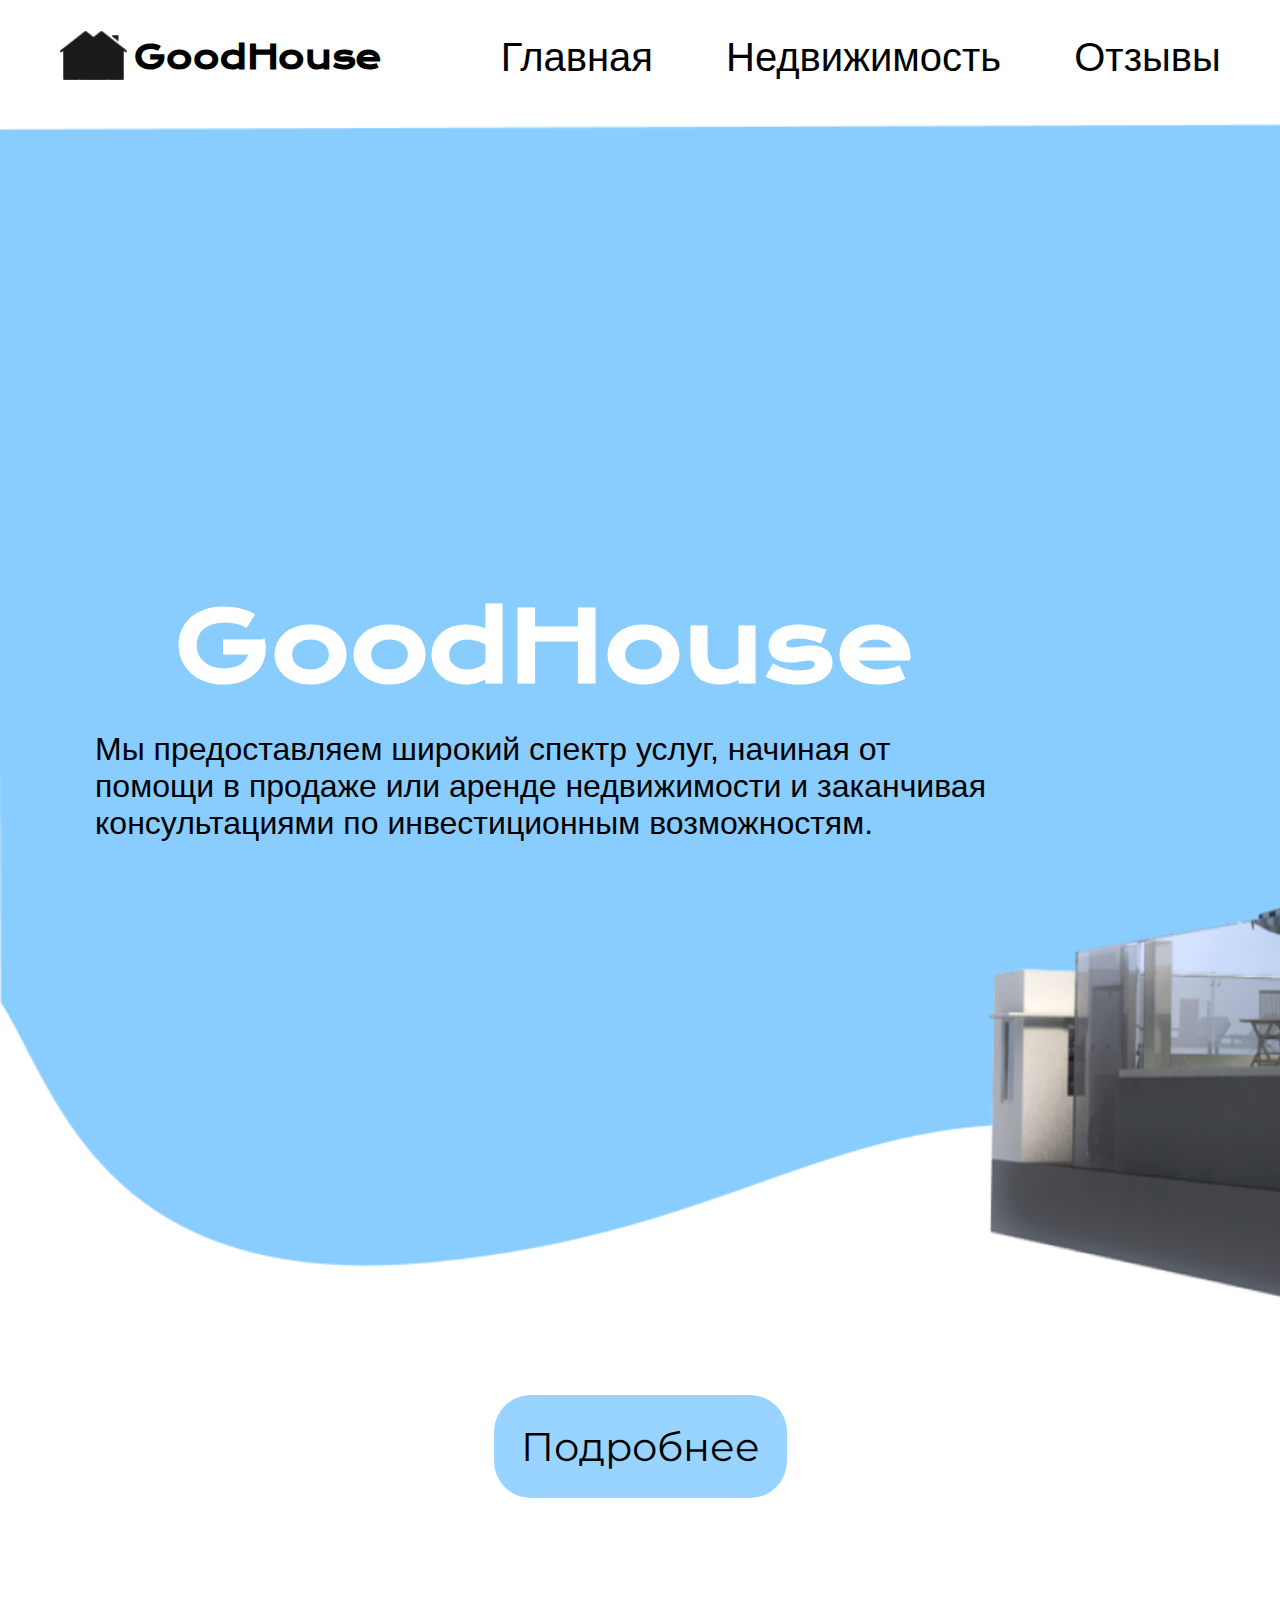
<file: docs/index.html>
<!DOCTYPE html>
<html lang="en">
<head>
    <meta charset="UTF-8">
    <meta name="viewport" content="width=device-width, initial-scale=1.0">
    <title>Главная страница</title>
    <link rel="stylesheet" href="style.css">
</head>
<body>
    <header class="header">
        <div class="header_continaer_1_1">
            <div class="header_container_1">
                <div class="header_container_1_logo">
                    <img src="../img/Group 48095360.png">
                    <h1>GoodHouse</h1>
                </div>
                <div class="header_container_1_1">
                    <a href="../docs/index.html">Главная</a>
                    <a href="../page-2/page-2.html">Недвижимость</a>
                    <a href="../page-3/page-3.html">Отзывы</a>
                </div>
            </div>
        </div>
    </header>
    <main class="main">
        <section class="section-1">
            <div class="section-1-container-1">
                <div class="section-1-container-1-2">
                    <h1>GoodHouse</h1>
                    <p>Мы предоставляем широкий спектр услуг, начиная от помощи в продаже или аренде недвижимости и заканчивая консультациями по инвестиционным возможностям.</p>
                </div>
                <div class="empty">

                </div>
            </div>
            <div class="section-1-container-2">
                <button>Подробнее</button>
            </div>
        </section>
    </main>
</body>
</html>
</file>
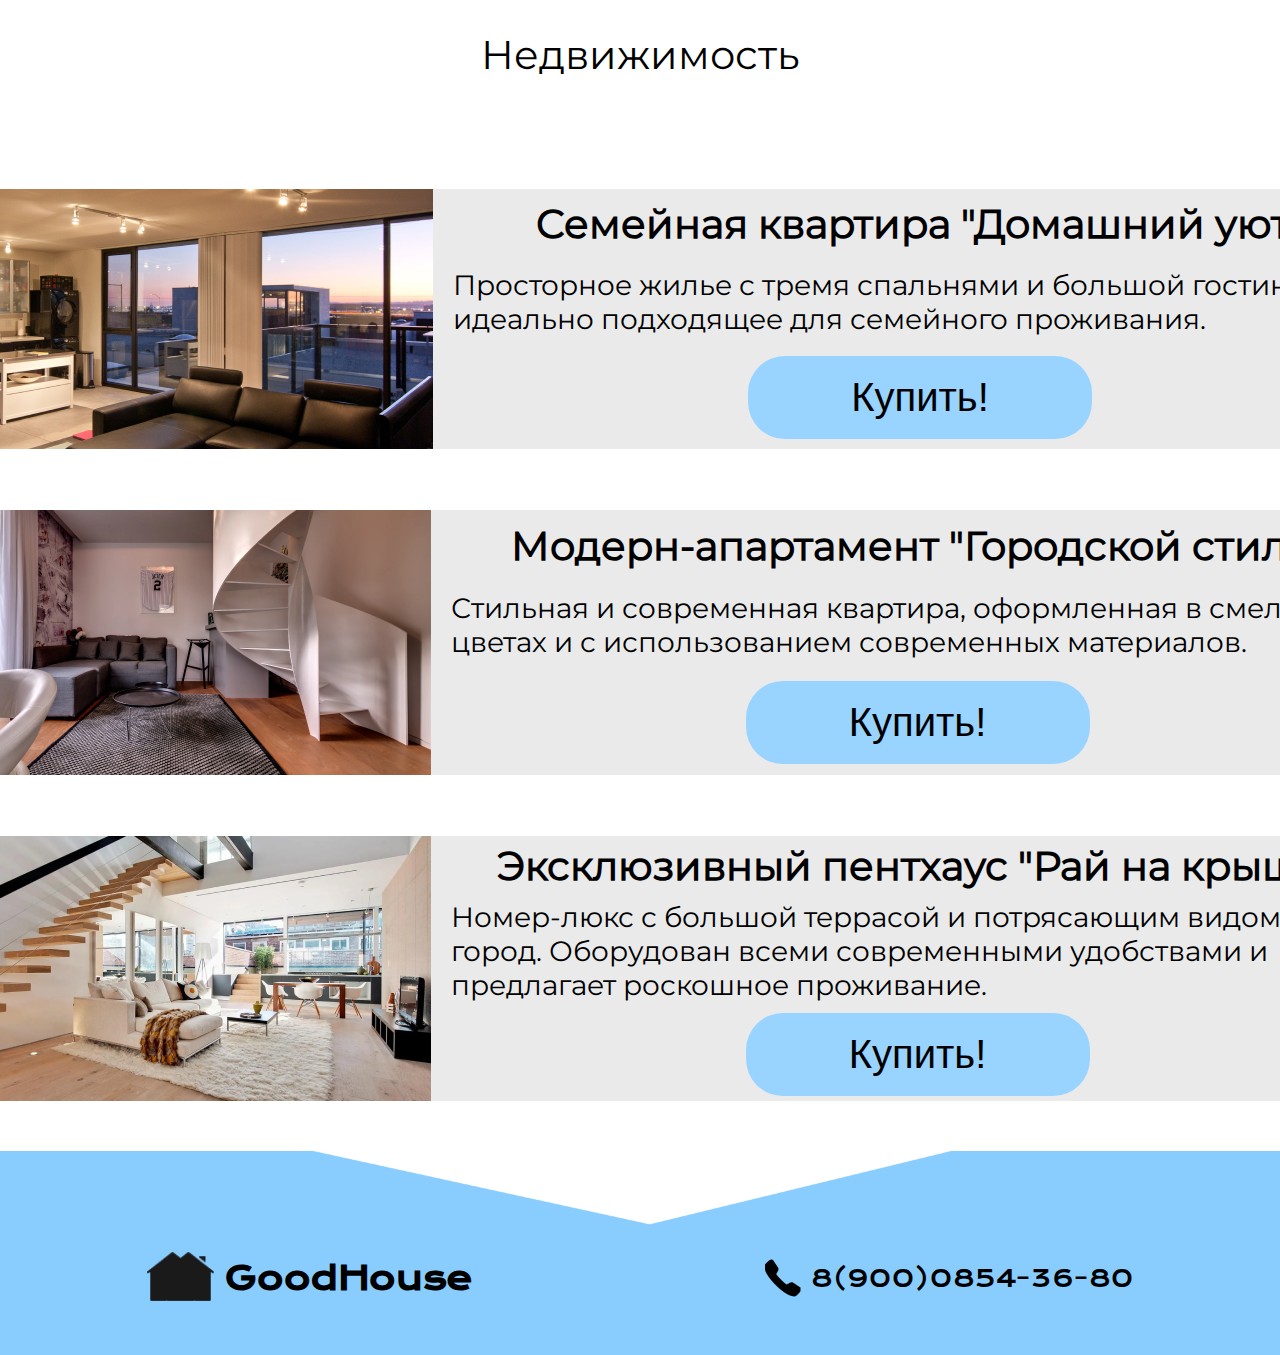
<file: page-2/page-2.html>
<!DOCTYPE html>
<html lang="en">
<head>
    <meta charset="UTF-8">
    <meta name="viewport" content="width=device-width, initial-scale=1.0">
    <title>Услуги</title>
    <link rel="stylesheet" href="style.css">
</head>
<body>
    <header class="header">
        <div class="header_continaer_1_1">
            <div class="header_container_1">
                <div class="header_container_1_1">
                    <a href="../page-2/page-2.html">Недвижимость</a>
                </div>
            </div>
        </div>
    </header>
    <main class="main">
        <section class="section-1">
            <div class="section-1-container-1">
                <div class="section-1-container-1-item">
                    <img src="../img/image 19.png">
                    <div class="section-1-container-1-item-text">
                        <h1>Семейная квартира "Домашний уют"</h1>
                        <p>Просторное жилье с тремя спальнями и большой гостиной, идеально подходящее для семейного проживания.</p>
                        <button>Купить!</button>
                    </div>
                </div>
                <div class="section-1-container-1-item">
                    <img src="../img/image 20.png">
                    <div class="section-1-container-1-item-text">
                        <h1>Модерн-апартамент "Городской стиль"</h1>
                        <p>Стильная и современная квартира, оформленная в смелых цветах и с использованием современных материалов.</p>
                        <button>Купить!</button>
                    </div>
                </div>
                <div class="section-1-container-1-item">
                    <img src="../img/image 21.png">
                    <div class="section-1-container-1-item-text">
                        <h1>Эксклюзивный пентхаус "Рай на крыше"</h1>
                        <p>Номер-люкс с большой террасой и потрясающим видом на город. Оборудован всеми современными удобствами и предлагает роскошное проживание.</p>
                        <button>Купить!</button>
                    </div>
                </div>
            </div>
        </section>
    </main>
    <footer class="footer">
        <div class="footer_container_1_1">
            <a href="../docs/index.html">
                <div class="footer_container_1_1_logo">
                    <img src="../img/Group 48095360.png">
                    <h1>GoodHouse</h1>
                </div>
            </a>
            <div class="footer_container_2">
                <img src="../img/image 16.png">
                <p>8(900)0854-36-80</p>
            </div>
        </div>
    </footer>
</body>
</html>
</file>
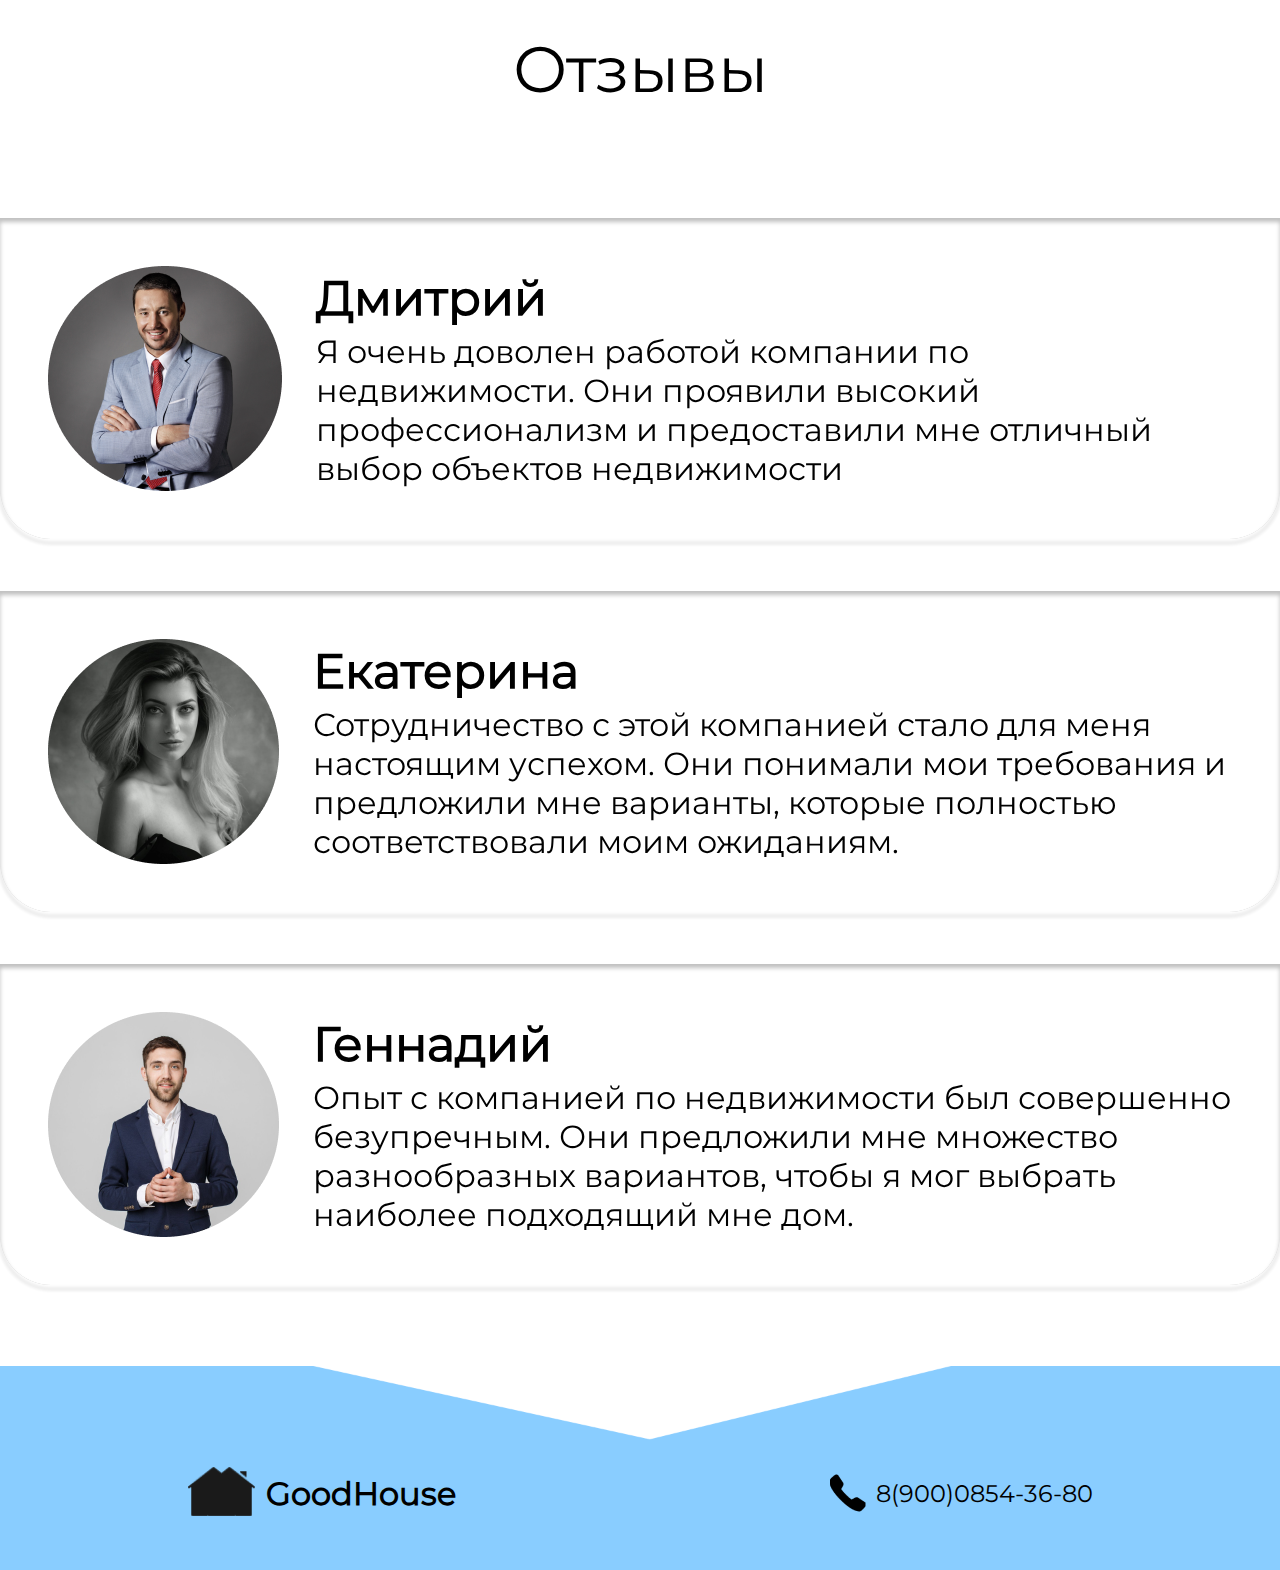
<file: page-3/page-3.html>
<!DOCTYPE html>
<html lang="en">
<head>
    <meta charset="UTF-8">
    <meta name="viewport" content="width=device-width, initial-scale=1.0">
    <title>Отзывы</title>
    <link rel="stylesheet" href="style.css">
</head>
<body>
    <header class="header">
        <div class="header_continaer_1_1">
            <div class="header_container_1">
                <div class="header_container_1_1">
                    <a href="../page-3/page-3.html">Отзывы</a>
                </div>
            </div>
        </div>
    </header>
    <main class="main">
        <section class="section-1">
            <div class="section-1-container-1">
                <div class="section-1-container-1-item">
                    <img src="../img/Ellipse 14.png">
                    <div class="section-1-container-1-item-text">
                        <h1>Дмитрий</h1>
                        <p>Я очень доволен работой компании по недвижимости. Они проявили высокий профессионализм и предоставили мне отличный выбор объектов недвижимости</p>
                    </div>
                </div>
                <div class="section-1-container-1-item">
                    <img src="../img/Ellipse 12.png">
                    <div class="section-1-container-1-item-text">
                        <h1>Екатерина</h1>
                        <p>Сотрудничество с этой компанией стало для меня настоящим успехом. Они понимали мои требования и предложили мне варианты, которые полностью соответствовали моим ожиданиям.</p>
                    </div>
                </div>
                <div class="section-1-container-1-item">
                    <img src="../img/Ellipse 15.png">
                    <div class="section-1-container-1-item-text">
                        <h1>Геннадий</h1>
                        <p>Опыт с компанией по недвижимости был совершенно безупречным. Они предложили мне множество разнообразных вариантов, чтобы я мог выбрать наиболее подходящий мне дом.</p>
                    </div>
                </div>
            </div>
        </section>
    </main>
    <footer class="footer">
        <div class="footer_container_1_1">
            <a href="../docs/index.html">
                <div class="footer_container_1_1_logo">
                    <img src="../img/Group 48095360.png">
                    <h1>GoodHouse</h1>
                </div>
            </a>
            <div class="footer_container_2">
                <img src="../img/image 16.png">
                <p>8(900)0854-36-80</p>
            </div>
        </div>
    </footer>
</body>
</html>
</file>
<file: docs/style.css>
@font-face {
    font-family: "KronaOne";
    src: url(../fonts/KronaOne-Regular.ttf);
}
@font-face {
    font-family: "Monterstat";
    src: url(../fonts/Montserrat-Regular.ttf);
}
* {
    margin: 0;
    padding: 0;
    font-family: "KronaOne";
}
a {
    text-decoration: none;
    color: #000;
    font-family: sans-serif;
}
.header_continaer_1_1 {
    display: flex;
    justify-content: space-around;
    max-width: 1524px;
    padding-top: 30px;
    padding-bottom: 30px;
}
.header_container_1 {
    justify-content: space-around;
    display: flex;
    width: 100%;
    align-items: center;
}
.header_container_1_1 {
    display: flex;
    width: 720px;
    font-size: 40px;
    justify-content: space-between;
}
.header_container_1_logo {
    display: flex;
    gap: 6px;
    align-items: center;
    user-select: none;
}
.section-1-container-1 {
    display: flex;
    align-items: center;
    justify-content: space-around;
    font-size: 43px;
    height: 100%;
}

.section-1-container-1 img {
    max-width: 80%;
}
.section-1-container-1 p {
    font-family: sans-serif;
    font-size: 32px;
}
.section-1-container-1 p b {
    color: #56AE9F;
    font-size: 70px;
}
.section-1-container-1-2 {
    max-width: 900px;
    display: flex;
    flex-direction: column;
    gap: 24px;
}
.section-1-container-1-2 h1 {
    text-align: center;
    color: #fff;
    font-size: 96px;
}
.footer_container_1_1 {
    display: flex;
    align-items: center;
    justify-content: space-around;
    max-width: 100%;
    padding-top: 30px;
    padding-bottom: 50px;
}
.footer_container_2, .footer_container_3, .footer_container_4 {
    display: flex;
    max-width: 400px;
    align-items: center;
    flex-wrap: wrap;
}
.footer img {
    cursor: pointer;
}
.footer_container_3 p {
    font-family: sans-serif;
    font-weight: 500;
}
.footer {
    background-color: #FFAD67;
    border-radius: 54px 54px 0px 0px;
    user-select: none;
}
.section-1 {
    background-image: url(../img/Group\ 48095381.png);
    height: 1200px;
    background-repeat: no-repeat;
    background-size: cover;
}
.section-1-container-2 {
    width: 100%;
    display: flex;
    justify-content: center;
}
.section-1-container-2 button {
    display: flex;
    border: none;
    cursor: pointer;
    margin-top: 81px;
    padding: 27px;
    justify-content: center;
    font-size: 40px;
    background-color: #98D4FF;
    border-radius: 37px;
    font-family: "Monterstat";
    margin-bottom: 100px;
}
</file>
<file: page-2/style.css>
@font-face {
    font-family: "KronaOne";
    src: url(../fonts/KronaOne-Regular.ttf);
}
@font-face {
    font-family: "Archivo";
    src: url(../fonts/ArchivoBlack-Regular.ttf);
}
@font-face {
    font-family: "Monterstat";
    src: url(../fonts/Montserrat-Regular.ttf);
}
* {
    margin: 0;
    padding: 0;
}
a {
    text-decoration: none;
    color: #000;
    font-family: "Monterstat"
}
.header {
    user-select: none;
}
.header_continaer_1_1 {
    display: flex;
    justify-content: center;
    padding-top: 30px;
    padding-bottom: 110px;
}
.header_container_1_1 {
    display: flex;
    font-size: 40px;
    justify-content: space-between;
}
.section-1-container-1 {
    display: flex;
    justify-content: space-around;
    width: 100%;
}
.section-1-container-1-2 button {
    padding-top: 23px;
    padding-bottom: 23px;
    width: 100%;
    color: #000;
    font-size: 23px;
    border-radius: 77px;
    background-color: #A5E3D8;
    border: none;
    cursor: pointer;
}
.section-1-container-1-1 p {
    font-size: 30px;
    font-family: sans-serif;
    color: #000;
}
.section-1-container-1-2-text {
    display: flex;
    flex-direction: column;
    gap: 23px;
}
.section-1-container-1-2-text h1 {
    font-size: 43px;
    color: #000;
    font-family: system-ui, -apple-system, BlinkMacSystemFont, 'Segoe UI', Roboto, Oxygen, Ubuntu, Cantarell, 'Open Sans', 'Helvetica Neue', sans-serif;
}
.section-1-container-1-2-item {
    display: flex;
    gap: 20px;
    flex-wrap: wrap;
}
.footer_container_1_1 {
    display: flex;
    align-items: center;
    justify-content: space-around;
    max-width: 100%;
    padding-top: 100px;
    padding-bottom: 50px;
}
.footer_container_2 {
    display: flex;
    max-width: 400px;
    align-items: center;
    gap: 10px;
    flex-wrap: wrap;
    font-family: "KronaOne";
    font-size: 24px;
}
.footer img {
    cursor: pointer;
}
.footer {
    background-image: url(../img/Rectangle\ 35.png);
    background-repeat: no-repeat;
    background-size: cover;
    user-select: none;
    margin-top: 50px;
}
.section-1-container-1-item {
    display: flex;
    background-color: #eaeaea;
    gap: 20px;
}
.section-1-container-1-item-text {
    display: flex;
    flex-direction: column;
    font-family: "Monterstat";
    justify-content: space-around;
    width: 934px;
}
.section-1-container-1-item-text h1 {
    text-align: center;
    font-size: 40px;
}
.section-1-container-1-item-text p {
    font-size: 28px;
}
.section-1-container-1-item-text button {
    width: 344px;
    align-self: center;
    padding-top: 19px;
    padding-bottom: 19px;
    border-radius: 37px;
    background-color: #98D4FF;
    border: none;
    cursor: pointer;
    font-size: 40px;
}
.section-1-container-1 {
    display: flex;
    flex-direction: column;
    gap: 61px;
    align-items: center;
}
.footer_container_1_1_logo {
    display: flex;
    gap: 10px;
    font-family: "KronaOne";
    align-items: center;
}
</file>
<file: page-3/style.css>
@font-face {
    font-family: "KronaOne";
    src: url(../fonts/KronaOne-Regular.ttf);
}
@font-face {
    font-family: "Archivo";
    src: url(../fonts/ArchivoBlack-Regular.ttf);
}
@font-face {
    font-family: "Monterstat";
    src: url(../fonts/Montserrat-Regular.ttf);
}
* {
    margin: 0;
    padding: 0;
    font-family: "Monterstat";
}
a {
    text-decoration: none;
    color: #000;
}
.header {
    user-select: none;
}
.header_continaer_1_1 {
    display: flex;
    justify-content: center;
    padding-top: 30px;
    padding-bottom: 110px;
}
.header_container_1_1 {
    display: flex;
    font-size: 64px;
    justify-content: space-between;
}
.section-1-container-1-item {
    display: flex;
    gap: 34px;
    justify-content: center;
    border-radius: 0px 0px 51px 51px;
    box-shadow: 0px 4px 4px 0px #FFF, 0px 4px 4px 0px rgba(0, 0, 0, 0.25) inset, 0px 4px 4px 0px rgba(0, 0, 0, 0.25);
    backdrop-filter: blur(2px);
    padding: 48px;
}
.section-1-container-1-item-text {
    display: flex;
    flex-direction: column;
    justify-content: space-around;
    max-width: 1206px;
}
.section-1-container-1-item-text h1 {
    font-size: 48px;
}
.section-1-container-1-item-text p {
    font-size: 32px;
}
.section-1-container-1 {
    display: flex;
    flex-direction: column;
    gap: 52px;
    align-items: center;
}
.section-1 {
    margin-bottom: 81px;
}
.footer_container_1_1 {
    display: flex;
    align-items: center;
    justify-content: space-around;
    max-width: 100%;
    padding-top: 30px;
    padding-bottom: 50px;
}
.footer_container_2 {
    display: flex;
    max-width: 400px;
    align-items: center;
    gap: 10px;
    flex-wrap: wrap;
    font-family: "KronaOne";
    font-size: 24px;
}
.footer img {
    cursor: pointer;
}
.footer_container_3 p {
    font-family: sans-serif;
    font-weight: 500;
}
.footer_container_1_1_logo {
    display: flex;
    gap: 10px;
    font-family: "KronaOne";
    align-items: center;
}
.footer_container_1_1 {
    display: flex;
    align-items: center;
    justify-content: space-around;
    max-width: 100%;
    padding-top: 100px;
    padding-bottom: 50px;
}
.footer_container_2 {
    display: flex;
    max-width: 400px;
    align-items: center;
    gap: 10px;
    flex-wrap: wrap;
}
.footer img {
    cursor: pointer;
}
.footer {
    background-image: url(../img/Rectangle\ 35.png);
    background-repeat: no-repeat;
    background-size: cover;
    user-select: none;
    margin-top: 50px;
}
</file>
